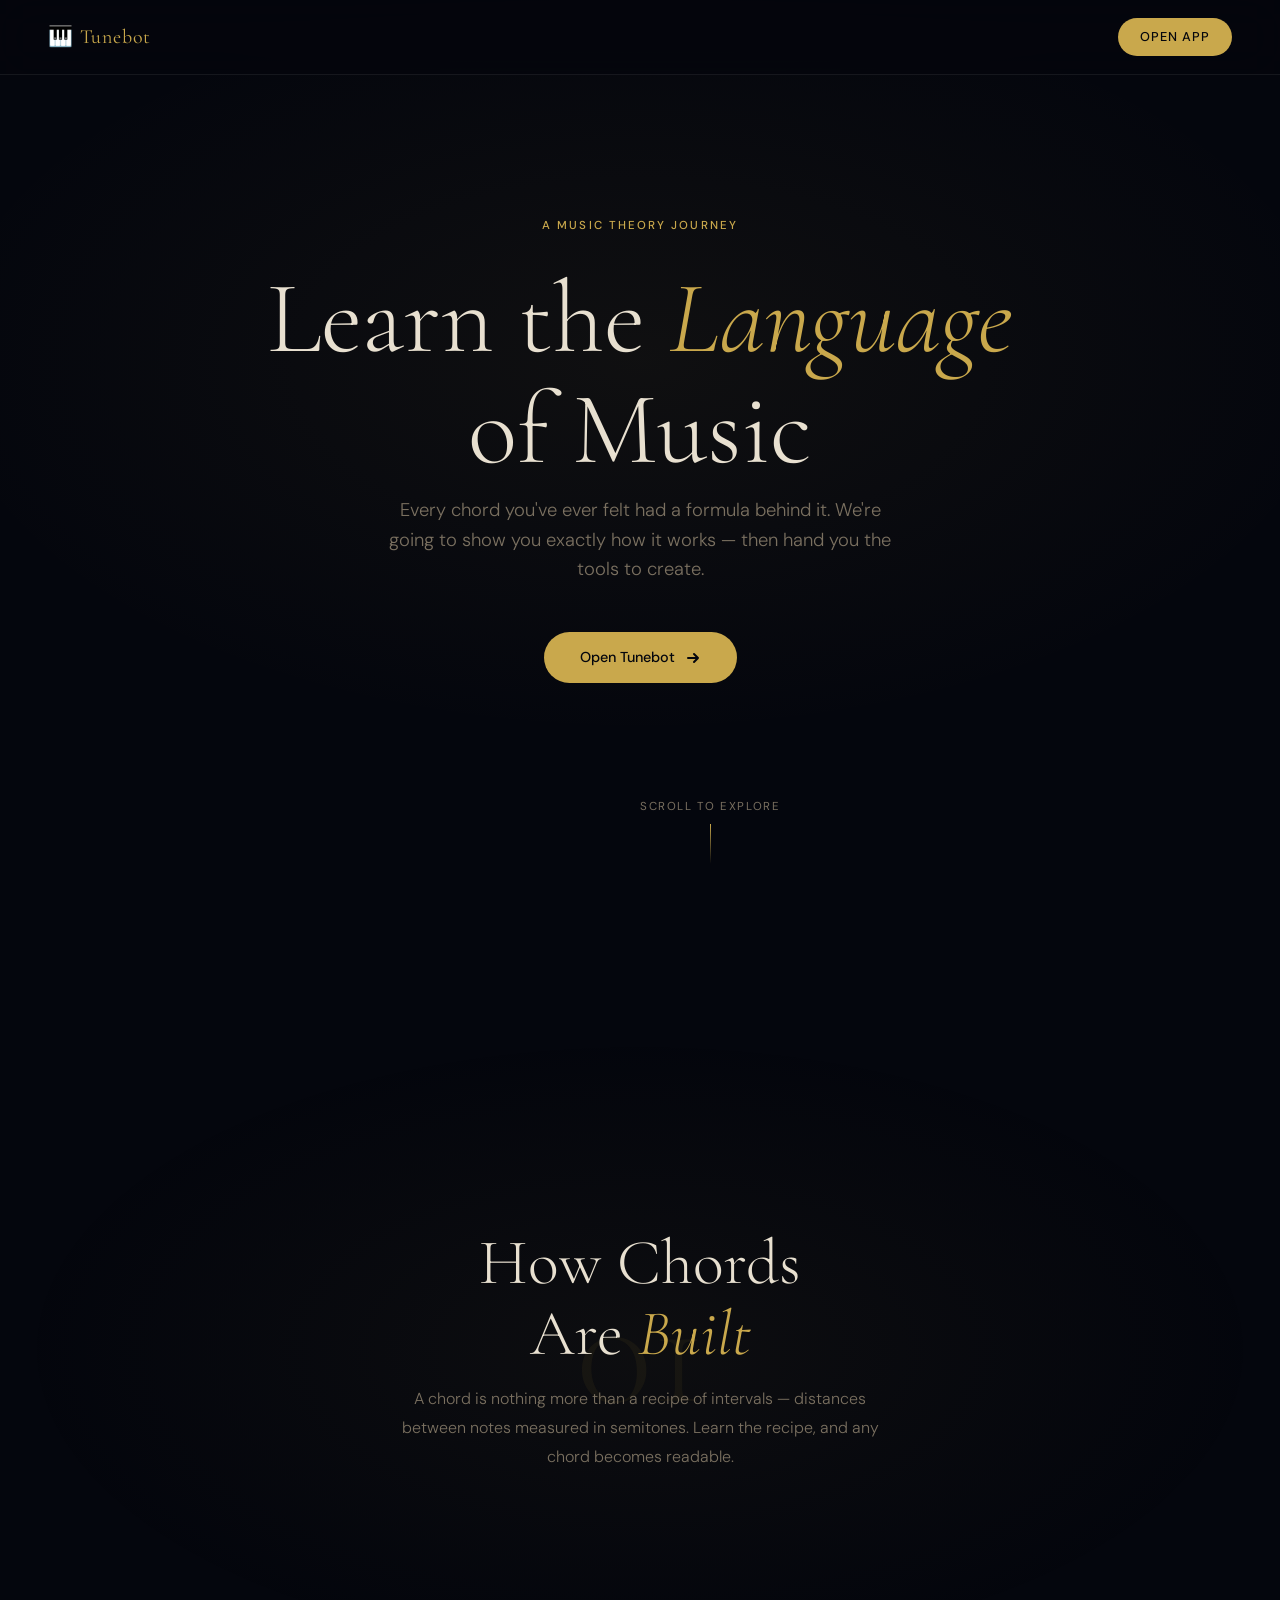
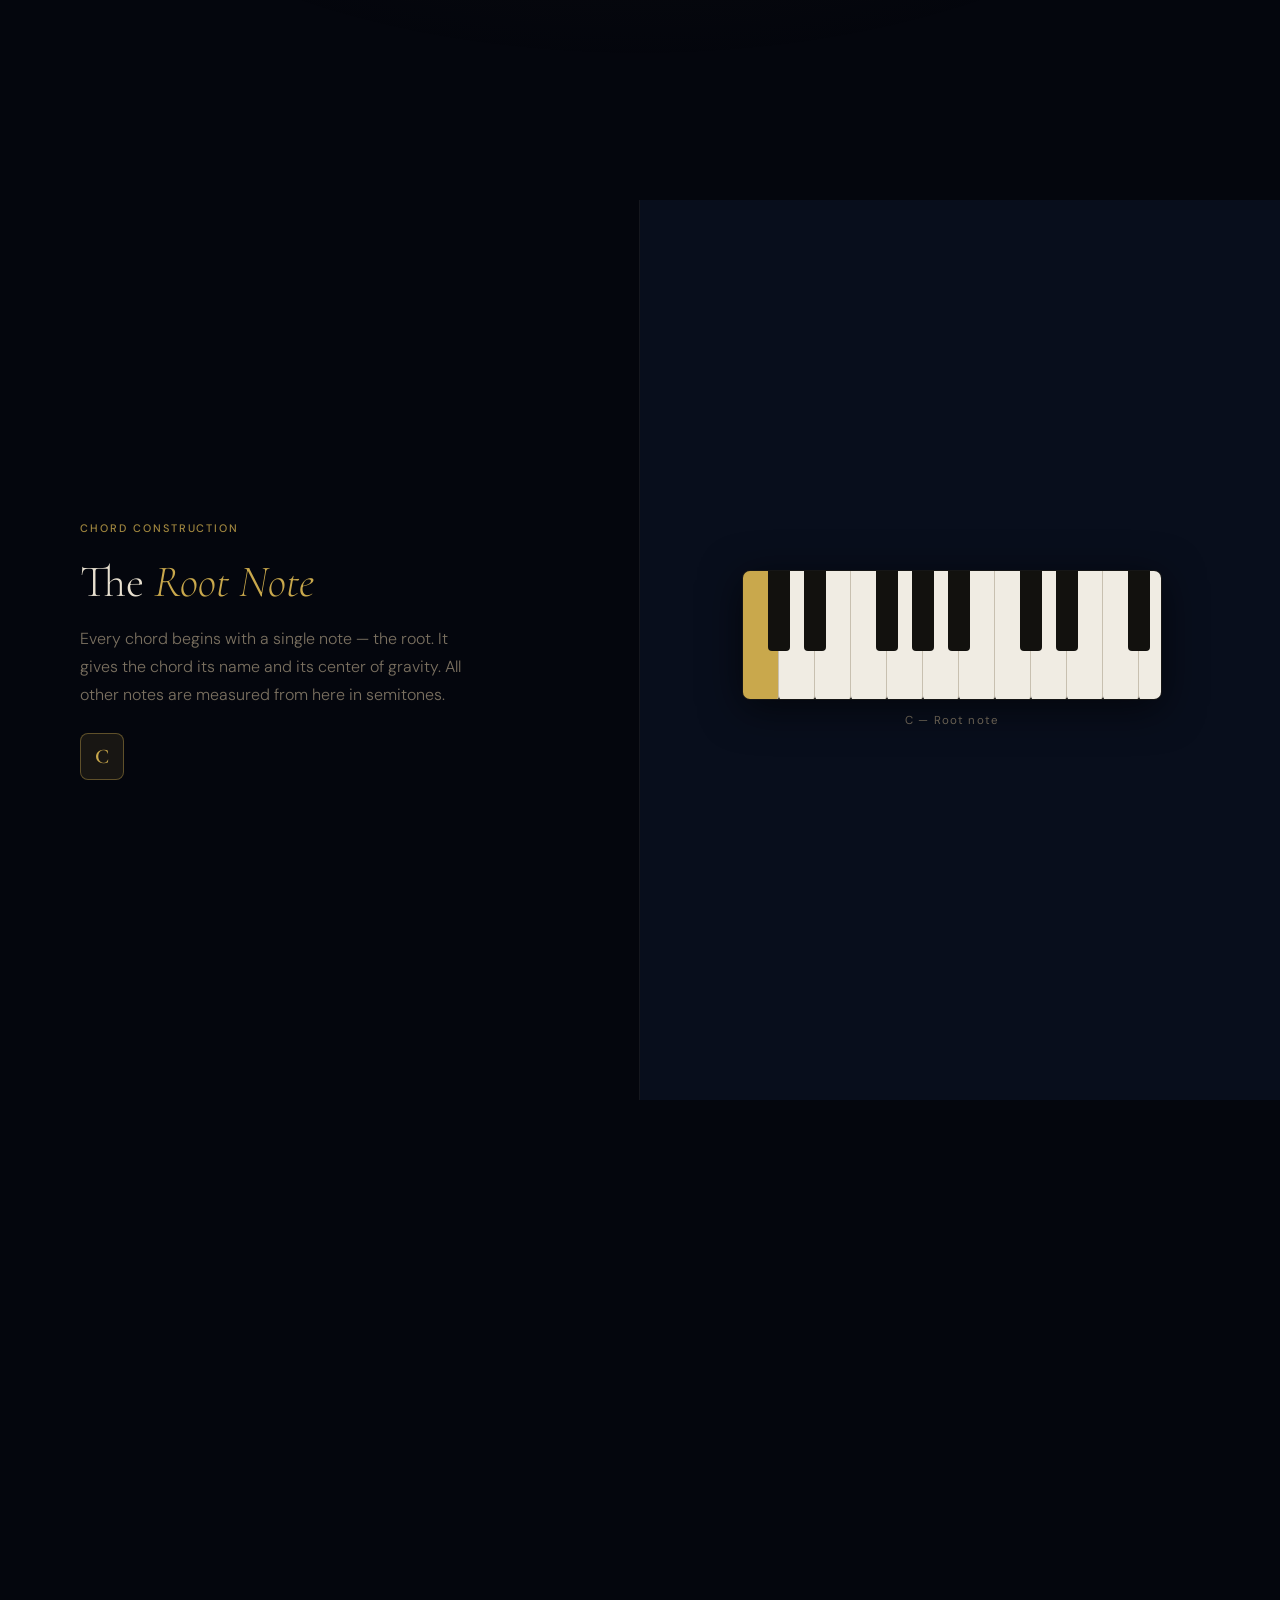
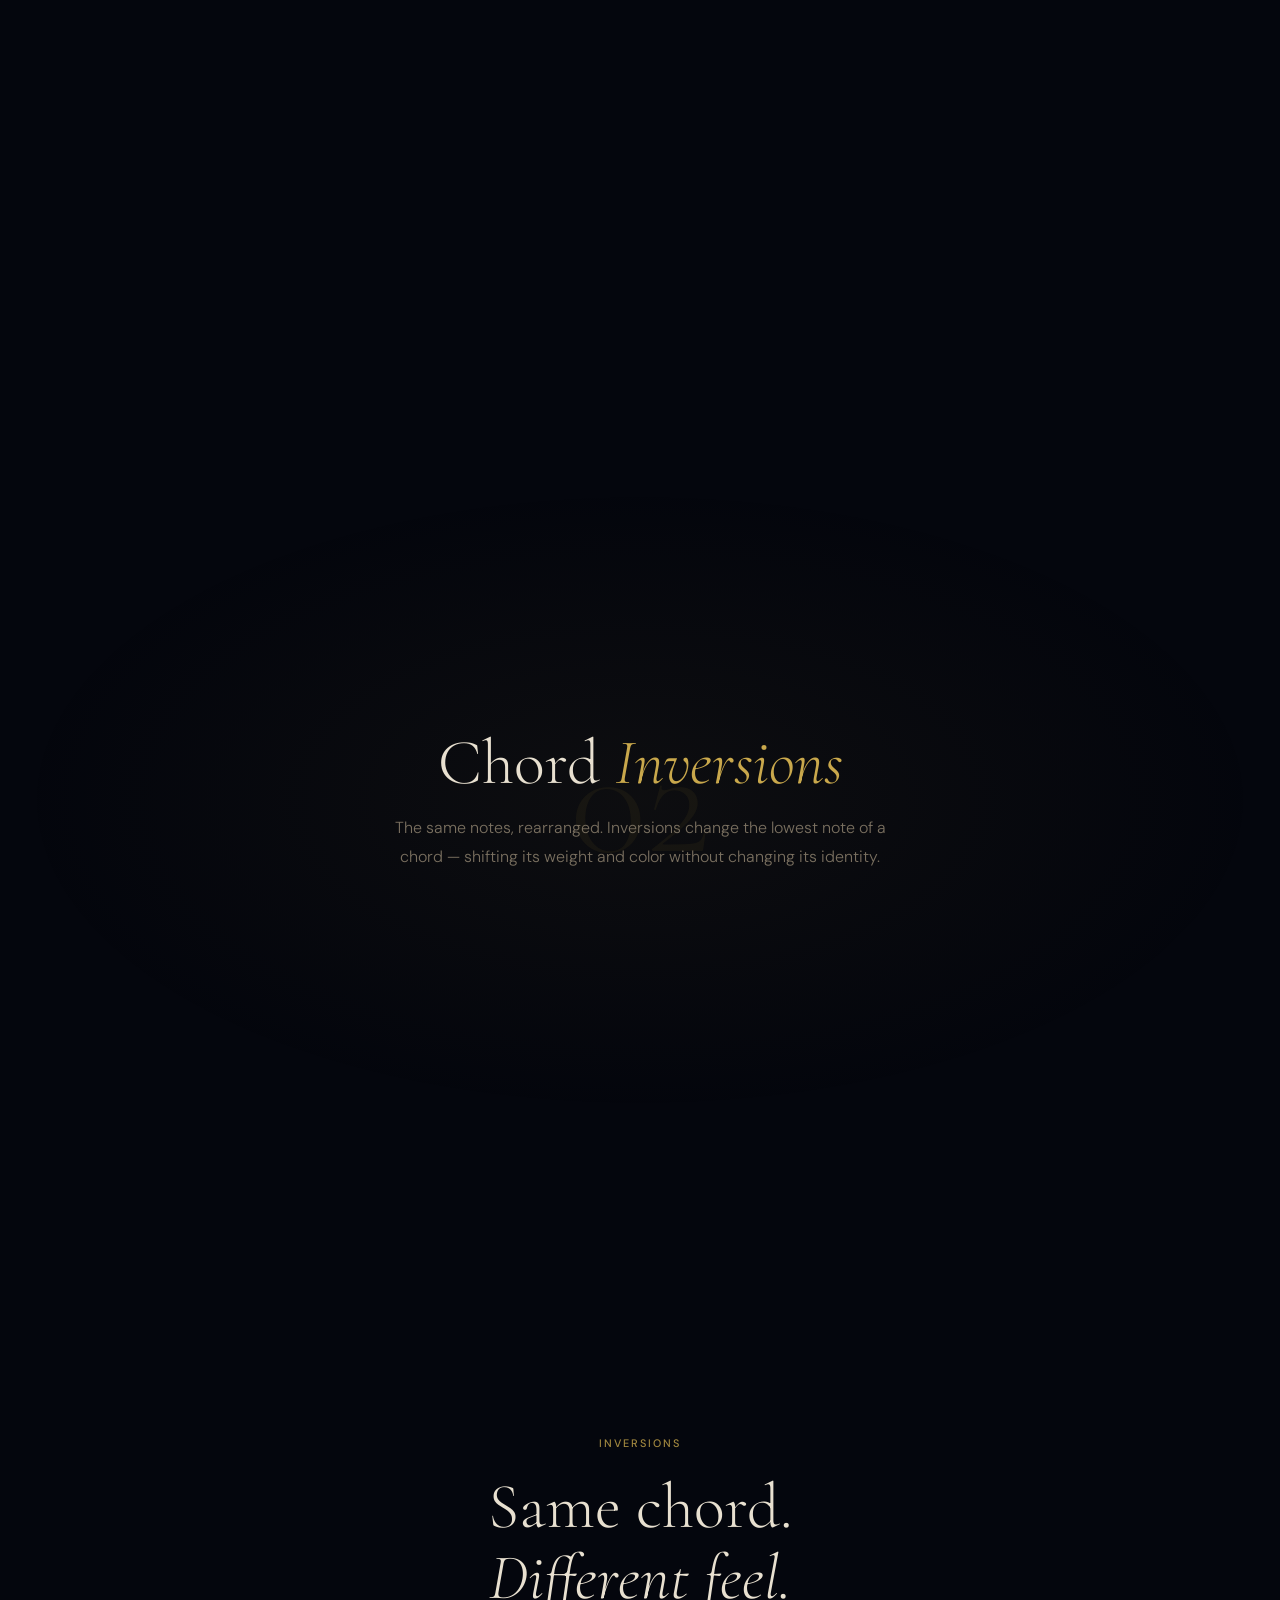
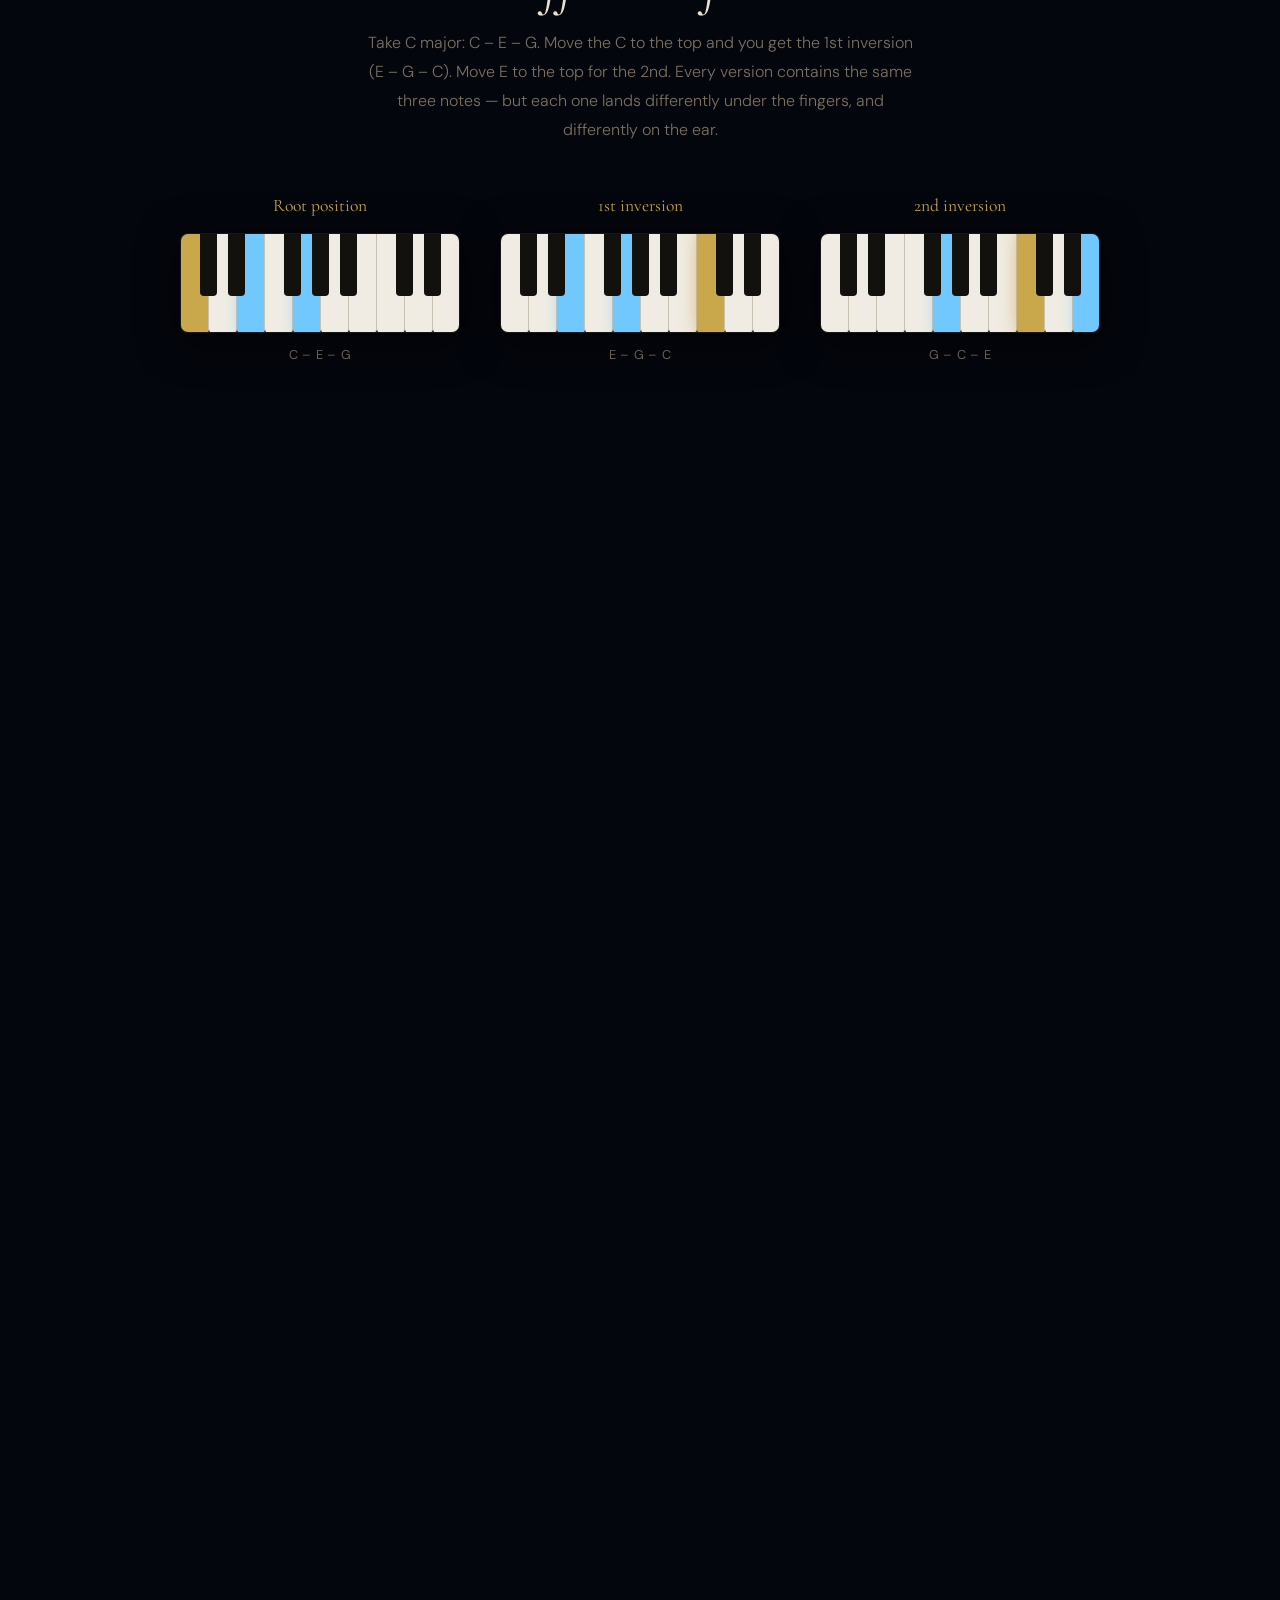
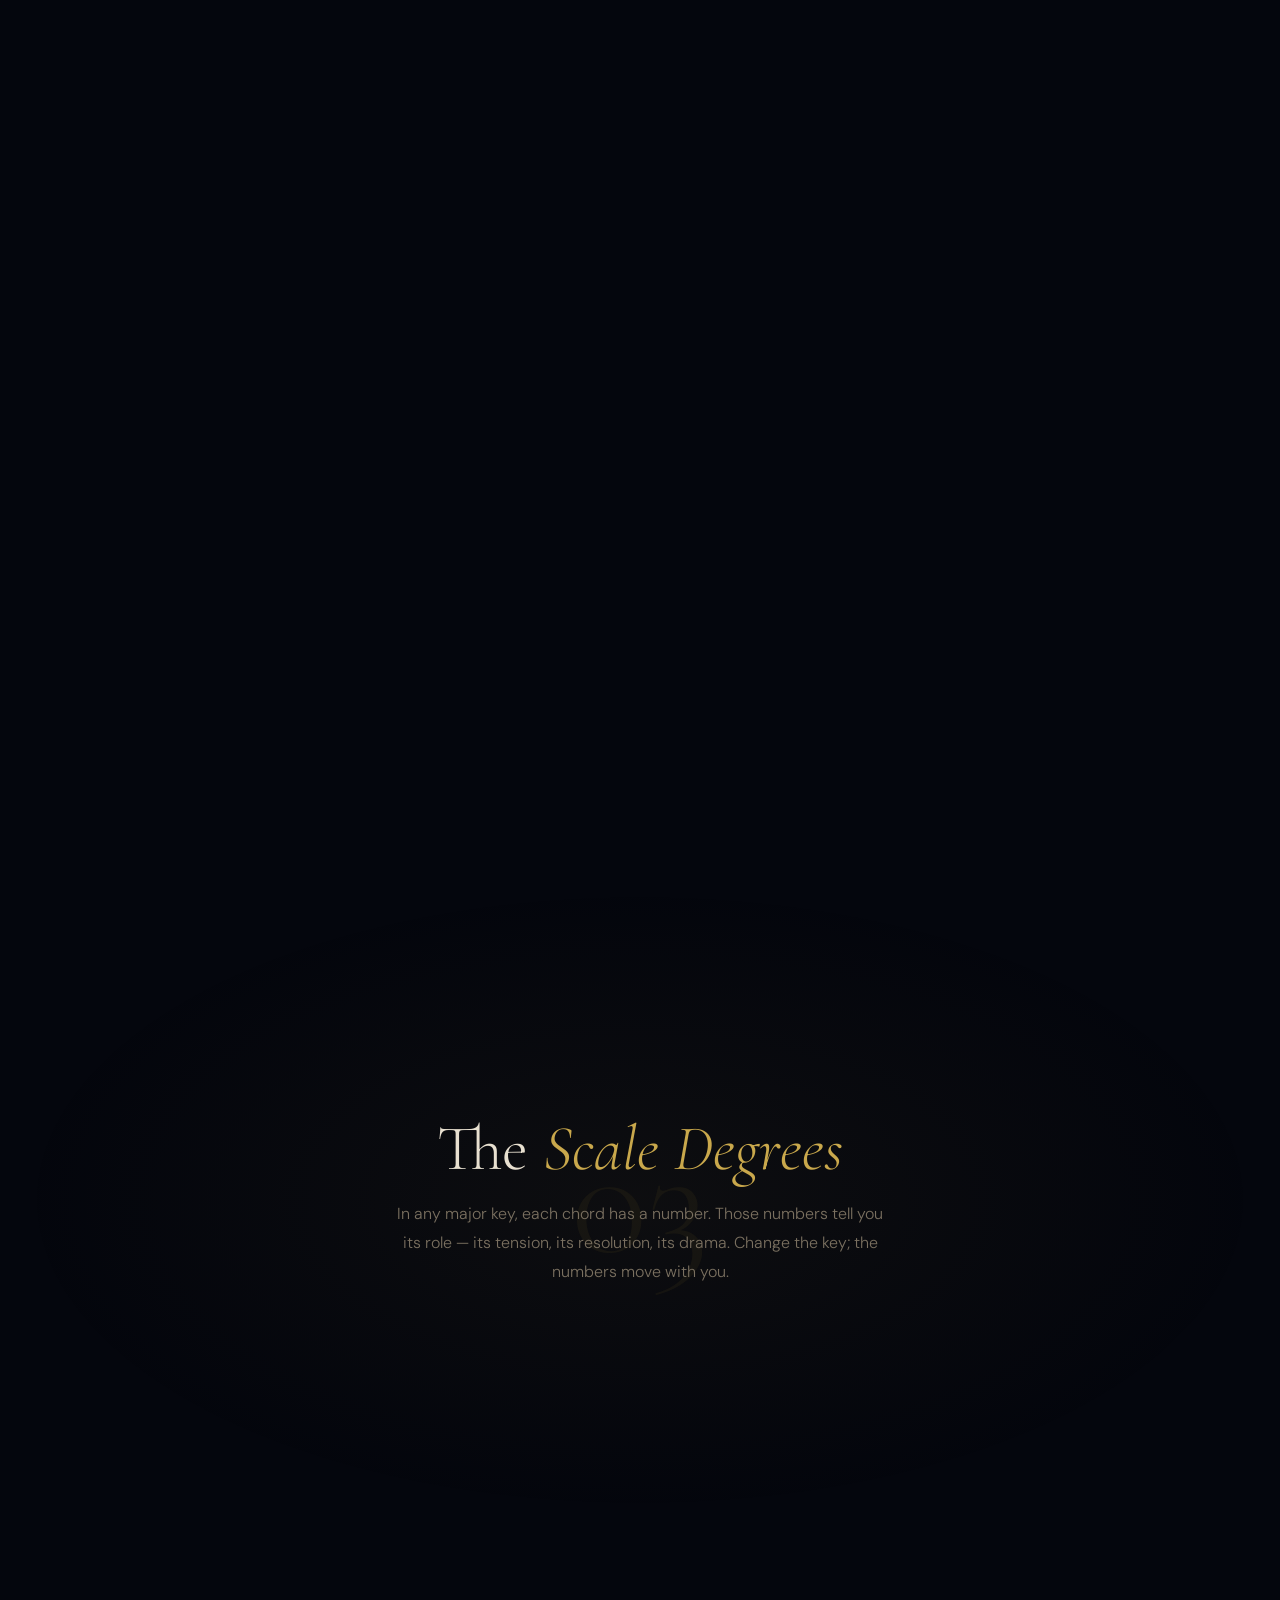
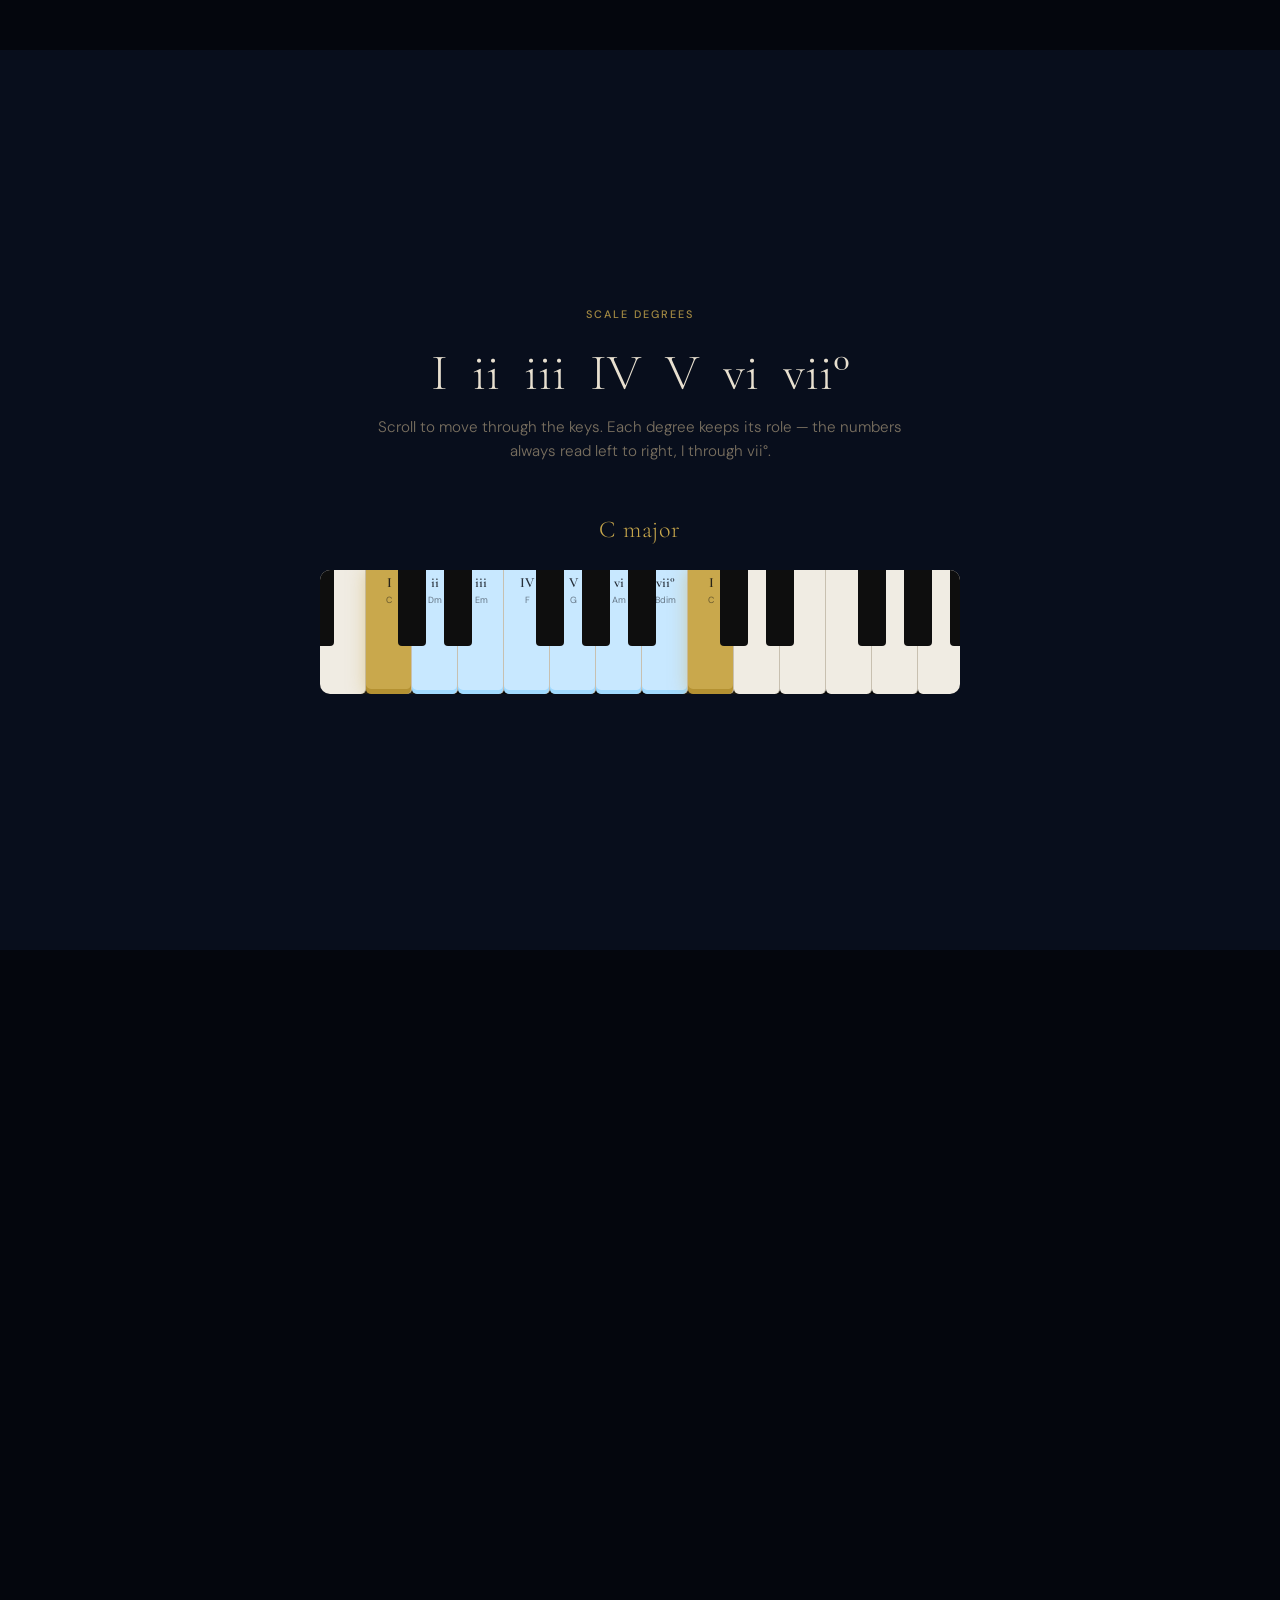
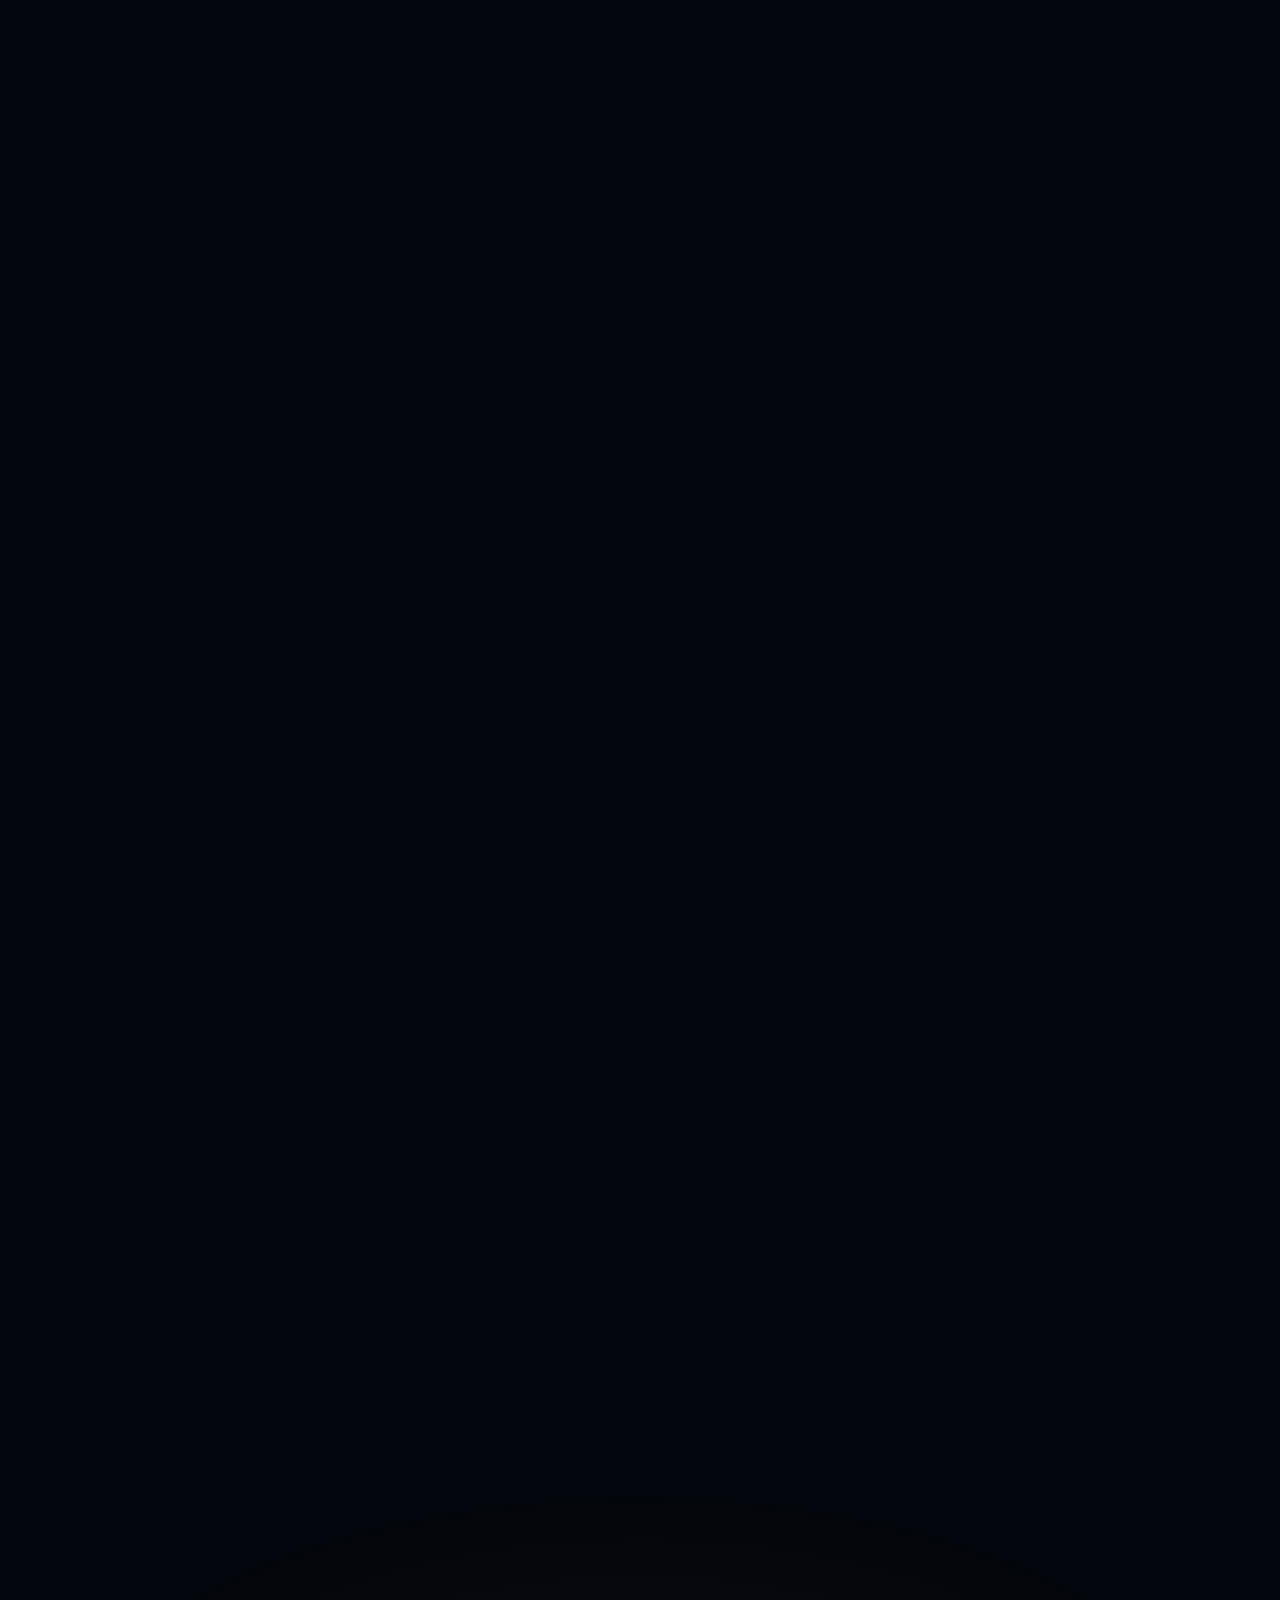
<file: learn.html>
<!DOCTYPE html>
<html lang="en">
<head>
<meta charset="utf-8"/>
<meta name="viewport" content="width=device-width,initial-scale=1"/>
<title>Tunebot — Learn the Language of Music</title>
<link rel="preconnect" href="https://fonts.googleapis.com"/>
<link rel="preconnect" href="https://fonts.gstatic.com" crossorigin/>
<link href="https://fonts.googleapis.com/css2?family=Cormorant+Garamond:ital,wght@0,300;0,400;0,600;1,300;1,400&family=DM+Sans:wght@300;400;500&display=swap" rel="stylesheet"/>
<style>
/* ── Reset & base ── */
*,*::before,*::after{box-sizing:border-box;margin:0;padding:0}
:root{
  --black:#04060d;
  --deep:#080e1c;
  --card:#0d1526;
  --border:rgba(255,255,255,0.07);
  --gold:#c9a84c;
  --gold-dim:rgba(201,168,76,0.18);
  --gold-glow:rgba(201,168,76,0.35);
  --text:#e8e0d0;
  --muted:#7a7060;
  --white-key:#f0ece3;
  --black-key:#12110e;
  --serif:'Cormorant Garamond',Georgia,serif;
  --sans:'DM Sans',system-ui,sans-serif;
}
html{scroll-behavior:smooth}
body{
  background:var(--black);
  color:var(--text);
  font-family:var(--sans);
  font-size:16px;
  line-height:1.6;
  overflow-x:hidden;
}

/* ── Nav ── */
nav{
  position:fixed;top:0;left:0;right:0;z-index:100;
  display:flex;align-items:center;justify-content:space-between;
  padding:18px 48px;
  background:rgba(4,6,13,0.75);
  backdrop-filter:blur(20px);
  border-bottom:1px solid var(--border);
}
.nav-logo{
  font-family:var(--serif);font-size:1.25rem;font-weight:400;
  color:var(--gold);letter-spacing:0.04em;
}
.nav-cta{
  font-family:var(--sans);font-size:0.8rem;font-weight:500;
  letter-spacing:0.08em;text-transform:uppercase;
  color:var(--black);background:var(--gold);
  padding:9px 22px;border-radius:40px;
  text-decoration:none;
  transition:opacity 0.2s,transform 0.2s;
}
.nav-cta:hover{opacity:0.88;transform:translateY(-1px)}

/* ── Shared section styles ── */
.scroll-section{position:relative}
.sticky-frame{
  position:sticky;top:0;
  height:100vh;
  display:flex;flex-direction:column;
  align-items:center;justify-content:center;
  overflow:hidden;
}

/* ── Hero ── */
#hero{height:100vh;display:flex;flex-direction:column;align-items:center;justify-content:center;text-align:center;padding:0 24px;position:relative}
.hero-bg{
  position:absolute;inset:0;
  background:radial-gradient(ellipse 80% 60% at 50% 40%, rgba(201,168,76,0.06) 0%, transparent 70%);
  pointer-events:none;
}
.hero-eyebrow{
  font-family:var(--sans);font-size:0.72rem;font-weight:500;
  letter-spacing:0.18em;text-transform:uppercase;
  color:var(--gold);margin-bottom:28px;
  opacity:0;animation:fadeUp 0.9s 0.2s ease both;
}
.hero-title{
  font-family:var(--serif);font-size:clamp(3rem,8vw,7rem);
  font-weight:300;line-height:1.08;
  color:var(--text);margin-bottom:12px;
  opacity:0;animation:fadeUp 0.9s 0.4s ease both;
}
.hero-title em{font-style:italic;color:var(--gold)}
.hero-sub{
  font-family:var(--sans);font-size:clamp(0.95rem,1.8vw,1.15rem);
  font-weight:300;color:var(--muted);
  max-width:520px;margin:0 auto 48px;
  opacity:0;animation:fadeUp 0.9s 0.6s ease both;
}
.hero-btn{
  display:inline-flex;align-items:center;gap:10px;
  font-family:var(--sans);font-size:0.9rem;font-weight:500;
  color:var(--black);background:var(--gold);
  padding:14px 36px;border-radius:50px;text-decoration:none;
  opacity:0;animation:fadeUp 0.9s 0.8s ease both;
  transition:transform 0.25s,box-shadow 0.25s;
  box-shadow:0 0 0 rgba(201,168,76,0);
}
.hero-btn:hover{transform:translateY(-2px);box-shadow:0 8px 32px rgba(201,168,76,0.35)}
.hero-btn svg{width:16px;height:16px;transition:transform 0.2s}
.hero-btn:hover svg{transform:translateX(3px)}
.scroll-hint{
  position:absolute;bottom:36px;left:50%;transform:translateX(-50%);
  font-size:0.72rem;letter-spacing:0.14em;text-transform:uppercase;
  color:var(--muted);
  opacity:0;animation:fadeUp 0.9s 1.2s ease both;
  display:flex;flex-direction:column;align-items:center;gap:8px;
}
.scroll-hint-bar{
  width:1px;height:40px;background:linear-gradient(to bottom,var(--gold),transparent);
  animation:scrollPulse 2s 1.5s ease-in-out infinite;
}

/* ── Section label ── */
.section-label{
  font-size:0.68rem;font-weight:500;letter-spacing:0.18em;text-transform:uppercase;
  color:var(--gold);margin-bottom:20px;opacity:0.8;
}

/* ── Chord section ── */
#chords{height:550vh}
.chord-sticky{
  position:sticky;top:0;height:100vh;
  display:grid;grid-template-columns:1fr 1fr;gap:0;
  overflow:hidden;
}
.chord-left{
  display:flex;flex-direction:column;justify-content:center;
  padding:80px 64px 80px 80px;
  border-right:1px solid var(--border);
}
.chord-right{
  display:flex;flex-direction:column;justify-content:center;align-items:center;
  padding:80px 80px 80px 64px;
  background:var(--deep);
}
.chord-step-title{
  font-family:var(--serif);font-size:clamp(2rem,3.5vw,3.2rem);
  font-weight:300;line-height:1.15;color:var(--text);
  margin-bottom:16px;transition:opacity 0.4s,transform 0.4s;
}
.chord-step-title em{font-style:italic;color:var(--gold)}
.chord-step-desc{
  font-size:1rem;font-weight:300;color:var(--muted);
  max-width:400px;line-height:1.75;
  transition:opacity 0.4s,transform 0.4s;
}
.chord-step-formula{
  margin-top:24px;display:flex;align-items:center;gap:8px;flex-wrap:wrap;
  transition:opacity 0.4s;
}
.formula-note{
  font-family:var(--serif);font-size:1.3rem;font-weight:600;
  color:var(--text);background:rgba(255,255,255,0.06);
  border:1px solid var(--border);border-radius:8px;
  padding:6px 14px;
}
.formula-note.root{color:var(--gold);border-color:rgba(201,168,76,0.4);background:rgba(201,168,76,0.1)}
.formula-note.active{color:#70c8ff;border-color:rgba(112,200,255,0.4);background:rgba(112,200,255,0.1)}
.formula-interval{font-size:0.8rem;color:var(--muted);padding:0 2px}

/* Mini piano for chord section */
.chord-piano-wrap{width:100%;max-width:420px}
.chord-piano{
  position:relative;
  display:flex;
  height:130px;
  background:#0a0a0a;
  border-radius:8px;
  overflow:hidden;
  box-shadow:0 8px 40px rgba(0,0,0,0.6);
  border:1px solid rgba(255,255,255,0.05);
}
.cpw{
  position:relative;
  width:36px;height:130px;
  background:var(--white-key);
  border-right:1px solid #c8c0b0;
  border-radius:0 0 5px 5px;
  flex-shrink:0;
  transition:background 0.25s,box-shadow 0.25s;
}
.cpw.lit-root{background:var(--gold);box-shadow:0 0 16px rgba(201,168,76,0.7)}
.cpw.lit{background:#70c8ff;box-shadow:0 0 12px rgba(112,200,255,0.5)}
.cpb{
  position:absolute;
  width:22px;height:80px;
  background:var(--black-key);
  border-radius:0 0 4px 4px;
  z-index:2;top:0;
  transition:background 0.25s,box-shadow 0.25s;
}
.cpb.lit-root{background:var(--gold);box-shadow:0 0 14px rgba(201,168,76,0.8)}
.cpb.lit{background:#2e90ff;box-shadow:0 0 12px rgba(46,144,255,0.6)}
.chord-piano-label{
  font-size:0.72rem;color:var(--muted);
  letter-spacing:0.1em;margin-top:12px;text-align:center;
}

/* ── Inversions section ── */
#inversions{height:300vh}
.inv-sticky{
  position:sticky;top:0;height:100vh;
  display:flex;flex-direction:column;
  align-items:center;justify-content:center;
  text-align:center;padding:0 24px;
  background:var(--black);
}
.inv-title{
  font-family:var(--serif);font-size:clamp(2.2rem,5vw,4.5rem);
  font-weight:300;line-height:1.1;
  margin-bottom:16px;
}
.inv-sub{
  font-size:1rem;font-weight:300;color:var(--muted);
  max-width:560px;margin:0 auto 48px;line-height:1.8;
}
.inv-pianos{display:flex;gap:40px;align-items:flex-start;flex-wrap:wrap;justify-content:center}
.inv-piano-card{
  display:flex;flex-direction:column;align-items:center;gap:12px;
  opacity:0;transform:translateY(20px);
  transition:opacity 0.5s,transform 0.5s;
}
.inv-piano-card.visible{opacity:1;transform:translateY(0)}
.inv-piano-card:nth-child(2){transition-delay:0.12s}
.inv-piano-card:nth-child(3){transition-delay:0.24s}
.inv-name{
  font-family:var(--serif);font-size:1.1rem;font-weight:400;
  color:var(--gold);
}
.inv-notes{font-size:0.8rem;color:var(--muted);letter-spacing:0.06em}

/* ── Roman numerals section ── */
#roman{height:500vh}
.roman-sticky{
  position:sticky;top:0;height:100vh;
  display:flex;flex-direction:column;
  align-items:center;justify-content:center;
  padding:0 24px;
  background:var(--deep);
  overflow:hidden;
}
.roman-header{text-align:center;margin-bottom:48px}
.roman-title{
  font-family:var(--serif);font-size:clamp(2rem,4vw,3.8rem);
  font-weight:300;line-height:1.15;margin-bottom:12px;
}
.roman-sub{font-size:0.95rem;font-weight:300;color:var(--muted);max-width:560px;margin:0 auto}
.roman-key-select{
  display:flex;align-items:center;gap:12px;
  margin-bottom:36px;justify-content:center;
}
.roman-key-select label{font-size:0.8rem;letter-spacing:0.1em;text-transform:uppercase;color:var(--muted)}
.roman-key-select select{
  background:#0d1526;color:var(--text);
  border:1px solid rgba(201,168,76,0.3);
  border-radius:8px;padding:8px 16px;
  font-family:var(--sans);font-size:0.9rem;
  cursor:pointer;outline:none;
}
.roman-key-select select:focus{border-color:var(--gold)}

/* Roman numeral piano */
.roman-piano-wrap{position:relative;width:100%;max-width:760px}
.roman-numerals-row{
  display:flex;margin-bottom:10px;
  padding-left:0;
}
.rn-cell{
  display:flex;flex-direction:column;align-items:center;
  gap:4px;
  transition:opacity 0.3s;
}
.rn-numeral{
  font-family:var(--serif);font-size:1rem;font-weight:600;
  color:var(--gold);
  min-height:24px;display:flex;align-items:center;
}
.rn-chord{
  font-size:0.68rem;color:var(--muted);letter-spacing:0.04em;
  min-height:16px;
}
.roman-piano{
  position:relative;display:flex;
  height:110px;
  background:#080808;
  border-radius:8px;overflow:hidden;
  border:1px solid rgba(255,255,255,0.06);
  box-shadow:0 12px 50px rgba(0,0,0,0.7);
}
.rpw{
  position:relative;
  flex:1;height:110px;
  background:var(--white-key);
  border-right:1px solid #c0bab0;
  border-radius:0 0 5px 5px;
  transition:background 0.3s,box-shadow 0.3s;
}
.rpw.scale-note{
  background:#c8e8ff;
  box-shadow:inset 0 -4px 0 rgba(112,200,255,0.6);
}
.rpw.tonic{
  background:var(--gold);
  box-shadow:0 0 16px rgba(201,168,76,0.6), inset 0 -4px 0 rgba(180,130,20,0.5);
}
.rpb{
  position:absolute;
  width:62%;height:68px;
  background:#111;
  border-radius:0 0 4px 4px;
  z-index:2;top:0;
  transition:background 0.3s;
}
.rpb.scale-note{background:#1a3550}
.roman-degree-label{
  font-size:0.68rem;color:var(--muted);
  text-align:center;margin-top:8px;
  height:20px;transition:opacity 0.3s;
}

/* Active degree highlight */
.rn-cell.active .rn-numeral{color:#fff;text-shadow:0 0 12px var(--gold)}
.rn-cell.active .rn-chord{color:var(--text)}

/* ── Circle of Fifths ── */
#circle{height:400vh}
.circle-sticky{
  position:sticky;top:0;height:100vh;
  display:grid;grid-template-columns:1fr 1fr;
  overflow:hidden;
}
.circle-left{
  display:flex;flex-direction:column;justify-content:center;
  padding:80px 64px 80px 80px;
  border-right:1px solid var(--border);
}
.circle-right{
  display:flex;align-items:center;justify-content:center;
  background:var(--deep);
  padding:48px;
}
.circle-title{
  font-family:var(--serif);font-size:clamp(2rem,3.5vw,3.2rem);
  font-weight:300;line-height:1.15;margin-bottom:16px;
}
.circle-title em{font-style:italic;color:var(--gold)}
.circle-desc{
  font-size:0.95rem;font-weight:300;color:var(--muted);
  max-width:380px;line-height:1.8;margin-bottom:28px;
}
.circle-fact{
  font-size:0.85rem;color:var(--muted);
  border-left:2px solid var(--gold);
  padding-left:16px;line-height:1.7;
  opacity:0;transform:translateX(-10px);
  transition:opacity 0.5s,transform 0.5s;
}
.circle-fact.visible{opacity:1;transform:translateX(0)}

/* SVG circle */
#cof-svg{width:min(400px,80vw);height:min(400px,80vw);transition:transform 0.1s linear}

/* ── CTA finale ── */
#cta-section{
  height:100vh;display:flex;flex-direction:column;
  align-items:center;justify-content:center;
  text-align:center;padding:0 24px;
  background:radial-gradient(ellipse 60% 50% at 50% 50%, rgba(201,168,76,0.08), transparent 70%);
  position:relative;
}
.cta-title{
  font-family:var(--serif);font-size:clamp(2.5rem,6vw,5.5rem);
  font-weight:300;line-height:1.1;margin-bottom:20px;
}
.cta-title em{font-style:italic;color:var(--gold)}
.cta-sub{
  font-size:1rem;font-weight:300;color:var(--muted);
  max-width:480px;margin:0 auto 48px;line-height:1.8;
}
.cta-big-btn{
  font-family:var(--sans);font-size:1rem;font-weight:500;
  color:var(--black);background:var(--gold);
  padding:18px 52px;border-radius:50px;
  text-decoration:none;letter-spacing:0.03em;
  display:inline-flex;align-items:center;gap:12px;
  transition:transform 0.25s,box-shadow 0.25s;
  box-shadow:0 0 0 rgba(201,168,76,0);
}
.cta-big-btn:hover{transform:translateY(-3px);box-shadow:0 12px 40px rgba(201,168,76,0.4)}

/* ── Section transition titles (full-bleed) ── */
.chapter-break{
  height:100vh;display:flex;flex-direction:column;
  align-items:center;justify-content:center;
  text-align:center;padding:0 24px;
  position:relative;overflow:hidden;
}
.chapter-break-bg{
  position:absolute;inset:0;
  background:radial-gradient(ellipse 70% 50% at 50% 50%, rgba(201,168,76,0.05), transparent 70%);
}
.chapter-num{
  font-family:var(--serif);font-size:10rem;font-weight:300;
  color:rgba(201,168,76,0.06);
  position:absolute;top:50%;left:50%;
  transform:translate(-50%,-50%);
  pointer-events:none;line-height:1;
  white-space:nowrap;
}
.chapter-title{
  font-family:var(--serif);font-size:clamp(2rem,5vw,4.5rem);
  font-weight:300;line-height:1.1;
  position:relative;z-index:1;
}
.chapter-title em{font-style:italic;color:var(--gold)}
.chapter-sub{
  font-size:1rem;font-weight:300;color:var(--muted);
  max-width:500px;margin:16px auto 0;
  position:relative;z-index:1;line-height:1.8;
}

/* ── Animations ── */
@keyframes fadeUp{
  from{opacity:0;transform:translateY(24px)}
  to{opacity:1;transform:translateY(0)}
}
@keyframes scrollPulse{
  0%,100%{opacity:0.3;transform:scaleY(0.6)}
  50%{opacity:1;transform:scaleY(1)}
}

/* ── Scroll-reveal ── */
.reveal{opacity:0;transform:translateY(28px);transition:opacity 0.7s,transform 0.7s}
.reveal.visible{opacity:1;transform:translateY(0)}
.reveal-delay-1{transition-delay:0.1s}
.reveal-delay-2{transition-delay:0.2s}
.reveal-delay-3{transition-delay:0.32s}

/* ── Progress bar ── */
#progress-bar{
  position:fixed;top:0;left:0;height:2px;
  background:var(--gold);z-index:200;
  width:0%;transition:width 0.1s linear;
}
</style>
</head>
<body>

<div id="progress-bar"></div>

<!-- NAV -->
<nav>
  <span class="nav-logo">🎹 Tunebot</span>
  <a href="index.html" class="nav-cta">Open App</a>
</nav>

<!-- HERO -->
<section id="hero">
  <div class="hero-bg"></div>
  <p class="hero-eyebrow">A music theory journey</p>
  <h1 class="hero-title">Learn the <em>Language</em><br>of Music</h1>
  <p class="hero-sub">Every chord you've ever felt had a formula behind it. We're going to show you exactly how it works — then hand you the tools to create.</p>
  <a href="index.html" class="hero-btn">
    Open Tunebot
    <svg viewBox="0 0 16 16" fill="none" stroke="currentColor" stroke-width="2" stroke-linecap="round" stroke-linejoin="round">
      <path d="M3 8h10M9 4l4 4-4 4"/>
    </svg>
  </a>
  <div class="scroll-hint">
    <span>Scroll to explore</span>
    <div class="scroll-hint-bar"></div>
  </div>
</section>

<!-- CHAPTER BREAK 1 -->
<div class="chapter-break">
  <div class="chapter-break-bg"></div>
  <div class="chapter-num">01</div>
  <h2 class="chapter-title reveal">How Chords<br>Are <em>Built</em></h2>
  <p class="chapter-sub reveal reveal-delay-1">A chord is nothing more than a recipe of intervals — distances between notes measured in semitones. Learn the recipe, and any chord becomes readable.</p>
</div>

<!-- CHORD CONSTRUCTION — scroll-pinned -->
<section id="chords" class="scroll-section">
  <div class="chord-sticky" id="chord-sticky">
    <div class="chord-left">
      <p class="section-label">Chord Construction</p>
      <h2 class="chord-step-title" id="chord-title">The <em>Root Note</em></h2>
      <p class="chord-step-desc" id="chord-desc">Every chord begins with a single note — the root. It gives the chord its name and its center of gravity. All other notes are measured from here.</p>
      <div class="chord-step-formula" id="chord-formula">
        <span class="formula-note root">C</span>
      </div>
    </div>
    <div class="chord-right">
      <div class="chord-piano-wrap">
        <div class="chord-piano" id="chord-piano"></div>
        <p class="chord-piano-label" id="chord-piano-label">C — Root position</p>
      </div>
    </div>
  </div>
</section>

<!-- CHAPTER BREAK 2 -->
<div class="chapter-break">
  <div class="chapter-break-bg"></div>
  <div class="chapter-num">02</div>
  <h2 class="chapter-title reveal">Chord <em>Inversions</em></h2>
  <p class="chapter-sub reveal reveal-delay-1">The same notes, rearranged. Inversions change the lowest note of a chord — shifting its weight and color without changing its identity.</p>
</div>

<!-- INVERSIONS -->
<section id="inversions" class="scroll-section">
  <div class="inv-sticky" id="inv-sticky">
    <p class="section-label">Inversions</p>
    <h2 class="inv-title">Same chord.<br><em>Different feel.</em></h2>
    <p class="inv-sub">Take C major: C – E – G. Move the C to the top and you get the 1st inversion (E – G – C). Move E to the top for the 2nd. Every version contains the same three notes — but each one lands differently under the fingers, and differently on the ear.</p>
    <div class="inv-pianos" id="inv-pianos"></div>
  </div>
</section>

<!-- CHAPTER BREAK 3 -->
<div class="chapter-break">
  <div class="chapter-break-bg"></div>
  <div class="chapter-num">03</div>
  <h2 class="chapter-title reveal">The <em>Scale Degrees</em></h2>
  <p class="chapter-sub reveal reveal-delay-1">In any major key, each chord has a number. Those numbers tell you its role — its tension, its resolution, its drama. Change the key; the numbers move with you.</p>
</div>

<!-- ROMAN NUMERALS -->
<section id="roman" class="scroll-section">
  <div class="roman-sticky" id="roman-sticky">
    <div class="roman-header">
      <p class="section-label">Scale Degrees</p>
      <h2 class="roman-title">I &nbsp;ii &nbsp;iii &nbsp;IV &nbsp;V &nbsp;vi &nbsp;vii°</h2>
      <p class="roman-sub">Scroll to move through the keys. Each degree keeps its role — the numbers always read left to right, I through vii°.</p>
    </div>
    <div id="roman-key-name" style="font-family:var(--serif);font-size:1.5rem;font-weight:300;color:var(--gold);letter-spacing:0.04em;margin-bottom:20px;transition:opacity 0.3s;min-height:2rem;text-align:center;">C major</div>
    <div class="roman-piano-wrap" id="roman-piano-wrap"></div>
  </div>
</section>

<!-- CHAPTER BREAK 4 -->
<div class="chapter-break">
  <div class="chapter-break-bg"></div>
  <div class="chapter-num">04</div>
  <h2 class="chapter-title reveal">The Circle<br>of <em>Fifths</em></h2>
  <p class="chapter-sub reveal reveal-delay-1">Twelve keys arranged so that each neighbor is a perfect fifth apart. It's the map every composer keeps in their head.</p>
</div>

<!-- CIRCLE OF FIFTHS -->
<section id="circle" class="scroll-section">
  <div class="circle-sticky" id="circle-sticky">
    <div class="circle-left">
      <p class="section-label">Circle of Fifths</p>
      <h2 class="circle-title">Every key,<br><em>connected</em></h2>
      <p class="circle-desc">Move clockwise and you add one sharp. Move counter-clockwise and you add one flat. Adjacent keys share six of their seven notes — which is why chord progressions that travel along the circle feel so natural to the ear.</p>
      <div class="circle-fact" id="circle-fact-1">
        <strong style="color:var(--text)">Pro tip:</strong> The V chord of any key is always the next key clockwise. That's why V→I is the most powerful resolution in music — you're traveling one step back home.
      </div>
    </div>
    <div class="circle-right">
      <svg id="cof-svg" viewBox="-200 -200 400 400" xmlns="http://www.w3.org/2000/svg"></svg>
    </div>
  </div>
</section>

<!-- CTA FINALE -->
<section id="cta-section">
  <h2 class="cta-title reveal">You know the<br><em>language.</em><br>Now compose.</h2>
  <p class="cta-sub reveal reveal-delay-1">Tunebot puts every chord, every progression, every inversion under your fingertips — with real piano visualisation and the theory to back it up.</p>
  <a href="index.html" class="cta-big-btn reveal reveal-delay-2">
    Open Tunebot
    <svg width="18" height="18" viewBox="0 0 16 16" fill="none" stroke="currentColor" stroke-width="2" stroke-linecap="round" stroke-linejoin="round">
      <path d="M3 8h10M9 4l4 4-4 4"/>
    </svg>
  </a>
</section>

<script>
// ─────────────────────────────────────────────────
// DATA
// ─────────────────────────────────────────────────
const SEMITONES = ["C","C#","D","D#","E","F","F#","G","G#","A","A#","B"];
const FLAT_MAP  = {Db:"C#",Eb:"D#",Fb:"E",Gb:"F#",Ab:"G#",Bb:"A#",Cb:"B"};

const MAJOR_SCALE_INTERVALS = [0,2,4,5,7,9,11]; // W W H W W W H
const ROMAN_LABELS  = ["I","ii","iii","IV","V","vi","vii°"];
const CHORD_QUALITY = ["maj","min","min","maj","maj","min","dim"];

const MAJOR_KEYS = {
  C:["C","Dm","Em","F","G","Am","Bdim"],
  G:["G","Am","Bm","C","D","Em","F#dim"],
  D:["D","Em","F#m","G","A","Bm","C#dim"],
  A:["A","Bm","C#m","D","E","F#m","G#dim"],
  E:["E","F#m","G#m","A","B","C#m","D#dim"],
  F:["F","Gm","Am","A#","C","Dm","Edim"],
  "A#":["A#","Cm","Dm","D#","F","Gm","Adim"],
  "F#":["F#","G#m","A#m","B","C#","D#m","E#dim"],
  "D#":["D#","Fm","Gm","G#","A#","Cm","Ddim"],
};

// ─────────────────────────────────────────────────
// PROGRESS BAR
// ─────────────────────────────────────────────────
window.addEventListener("scroll",()=>{
  const max = document.documentElement.scrollHeight - window.innerHeight;
  document.getElementById("progress-bar").style.width=(window.scrollY/max*100)+"%";
});

// ─────────────────────────────────────────────────
// SCROLL REVEAL (Intersection Observer)
// ─────────────────────────────────────────────────
const revealObs = new IntersectionObserver(entries=>{
  entries.forEach(e=>{ if(e.isIntersecting) e.target.classList.add("visible"); });
},{threshold:0.15});
document.querySelectorAll(".reveal,.inv-piano-card,.circle-fact").forEach(el=>revealObs.observe(el));

// ─────────────────────────────────────────────────
// CHORD CONSTRUCTION PIANO
// ─────────────────────────────────────────────────
const CHORD_STEPS = [
  {
    title:"The <em>Root Note</em>",
    desc:"Every chord begins with a single note — the root. It gives the chord its name and its center of gravity. All other notes are measured from here in semitones.",
    formula:[{n:"C",type:"root"}],
    label:"C — Root note",
    lit:{white:[0],black:[]}
  },
  {
    title:"<em>Major</em> Third",
    desc:"Add 4 semitones above the root. This interval is called a major third — it gives major chords their bright, open feeling.",
    formula:[{n:"C",type:"root"},{n:"+4",type:"interval"},{n:"E",type:"active"}],
    label:"C major third — +4 semitones",
    lit:{white:[0,2],black:[]}
  },
  {
    title:"<em>Perfect</em> Fifth — Major Chord",
    desc:"Add 3 more semitones above the major third. You've just built a major chord: C – E – G. Formula: Root + 4 + 3.",
    formula:[{n:"C",type:"root"},{n:"+4",type:"interval"},{n:"E",type:"active"},{n:"+3",type:"interval"},{n:"G",type:"active"}],
    label:"C Major — Root + 4 + 3 semitones",
    lit:{white:[0,2,4],black:[]}
  },
  {
    title:"<em>Minor</em> Chord",
    desc:"Flatten the third by one semitone: 3 + 4 instead of 4 + 3. Same shape, one note lower — and the entire mood shifts from bright to bittersweet.",
    formula:[{n:"C",type:"root"},{n:"+3",type:"interval"},{n:"Eb",type:"active"},{n:"+4",type:"interval"},{n:"G",type:"active"}],
    label:"C Minor — Root + 3 + 4 semitones",
    lit:{white:[0,4],black:[1]}
  },
  {
    title:"<em>Diminished</em> Chord",
    desc:"3 + 3. Both the third and the fifth are flattened. This chord has an unstable, tense quality — it craves resolution. Used for the vii° in any major key.",
    formula:[{n:"C",type:"root"},{n:"+3",type:"interval"},{n:"Eb",type:"active"},{n:"+3",type:"interval"},{n:"Gb",type:"active"}],
    label:"C Diminished — Root + 3 + 3 semitones",
    lit:{white:[0],black:[1,2]}
  },
  {
    title:"<em>Augmented</em> Chord",
    desc:"4 + 4. Both intervals are major thirds. This creates a symmetrical, mysterious chord often used to add surprise or signal movement.",
    formula:[{n:"C",type:"root"},{n:"+4",type:"interval"},{n:"E",type:"active"},{n:"+4",type:"interval"},{n:"G#",type:"active"}],
    label:"C Augmented — Root + 4 + 4 semitones",
    lit:{white:[0,2],black:[3]}
  },
  {
    title:"Dominant <em>Seventh</em>",
    desc:"4 + 3 + 3. The major chord with a flattened seventh added on top. The dominant seventh is the most harmonically tense chord in Western music — and the most satisfying to resolve.",
    formula:[{n:"C",type:"root"},{n:"+4",type:"interval"},{n:"E",type:"active"},{n:"+3",type:"interval"},{n:"G",type:"active"},{n:"+3",type:"interval"},{n:"Bb",type:"active"}],
    label:"C Dominant 7th — 4 + 3 + 3",
    lit:{white:[0,2,4],black:[4]}
  },
  {
    title:"Major <em>Seventh</em>",
    desc:"4 + 3 + 4. Raise that seventh back up a semitone and you get the major seventh — lush, sophisticated, and central to jazz and R&B progressions.",
    formula:[{n:"C",type:"root"},{n:"+4",type:"interval"},{n:"E",type:"active"},{n:"+3",type:"interval"},{n:"G",type:"active"},{n:"+4",type:"interval"},{n:"B",type:"active"}],
    label:"C Major 7th — 4 + 3 + 4",
    lit:{white:[0,2,4,6],black:[]}
  }
];

// Build 14-white-key piano (C4–B5)
function buildChordPiano(){
  const piano = document.getElementById("chord-piano");
  piano.innerHTML="";
  const whites=["C","D","E","F","G","A","B"];
  const blackAfter={C:true,D:true,F:true,G:true,A:true};
  const whiteEls=[];
  for(let oct=0;oct<2;oct++){
    for(const w of whites){
      const k=document.createElement("div");
      k.className="cpw";
      k.dataset.note=w+(4+oct);
      k.dataset.base=w;
      piano.appendChild(k);
      whiteEls.push(k);
    }
  }
  const ww=36;
  const blackOffsets={C:0,D:1,F:3,G:4,A:5};
  for(let oct=0;oct<2;oct++){
    for(const [base,pos] of Object.entries(blackOffsets)){
      const absPos=(oct*7)+pos;
      const b=document.createElement("div");
      b.className="cpb";
      b.dataset.base=base+"#";
      b.style.left=(absPos*ww+ww-11)+"px";
      piano.appendChild(b);
    }
  }
}
buildChordPiano();

function renderChordStep(stepIdx){
  const step=CHORD_STEPS[stepIdx];
  document.getElementById("chord-title").innerHTML=step.title;
  document.getElementById("chord-desc").textContent=step.desc;
  document.getElementById("chord-piano-label").textContent=step.label;

  // Formula
  const fEl=document.getElementById("chord-formula");
  fEl.innerHTML="";
  for(const f of step.formula){
    if(f.type==="interval"){
      const sp=document.createElement("span");
      sp.className="formula-interval";sp.textContent=f.n;fEl.appendChild(sp);
    } else {
      const sp=document.createElement("span");
      sp.className="formula-note "+(f.type==="root"?"root":"active");
      sp.textContent=f.n;fEl.appendChild(sp);
    }
  }

  // Piano highlight
  const piano=document.getElementById("chord-piano");
  piano.querySelectorAll(".cpw,.cpb").forEach(k=>{
    k.classList.remove("lit-root","lit");
  });
  const whites=["C","D","E","F","G","A","B"];
  const whiteEls=[...piano.querySelectorAll(".cpw")];
  step.lit.white.forEach((idx,i)=>{
    if(whiteEls[idx]) whiteEls[idx].classList.add(i===0?"lit-root":"lit");
  });
  const blackEls=[...piano.querySelectorAll(".cpb")];
  step.lit.black.forEach(idx=>{
    if(blackEls[idx]) blackEls[idx].classList.add("lit");
  });
}
renderChordStep(0);

// Scroll-drive chord steps
function onChordScroll(){
  const sec=document.getElementById("chords");
  const rect=sec.getBoundingClientRect();
  const total=sec.offsetHeight-window.innerHeight;
  const progress=Math.max(0,Math.min(1,-rect.top/total));
  const stepIdx=Math.min(CHORD_STEPS.length-1,Math.floor(progress*CHORD_STEPS.length));
  renderChordStep(stepIdx);
}

// ─────────────────────────────────────────────────
// INVERSIONS
// ─────────────────────────────────────────────────
const INV_DATA=[
  {name:"Root position",notes:["C","E","G"],  lit:{white:[0,2,4],  black:[]}, rootIdx:0},
  {name:"1st inversion", notes:["E","G","C"], lit:{white:[2,4,7],  black:[]}, rootIdx:7},
  {name:"2nd inversion", notes:["G","C","E"], lit:{white:[4,7,9],  black:[]}, rootIdx:7},
];

// 10-white-key piano (C4-D5-E5) so all three inversions fit.
// Styled identically to the chord construction piano.
function buildInvPiano(litWhite,litBlack,rootIdx){
  const ww=28;const bw=17;const numWhites=10;
  const wrap=document.createElement("div");
  wrap.style.cssText="position:relative;display:flex;height:100px;width:"+(ww*numWhites)+"px;background:#0a0a0a;border-radius:8px;overflow:hidden;border:1px solid rgba(255,255,255,0.06);box-shadow:0 8px 40px rgba(0,0,0,0.6);flex-shrink:0;";
  for(let i=0;i<numWhites;i++){
    const k=document.createElement("div");
    k.style.cssText="position:relative;width:"+ww+"px;height:100px;background:var(--white-key);border-right:1px solid #c8c0b0;border-radius:0 0 5px 5px;flex-shrink:0;transition:background 0.25s;";
    if(litWhite.includes(i)){
      // rootIdx is the specific white key index where C sits in this inversion
      if(i===rootIdx){k.style.background="var(--gold)";k.style.boxShadow="0 0 16px rgba(201,168,76,0.7)";}
      else{k.style.background="#70c8ff";k.style.boxShadow="0 0 12px rgba(112,200,255,0.5)";}
    }
    wrap.appendChild(k);
  }
  // Blacks after white indices: C(0),D(1),F(3),G(4),A(5),C5(7),D5(8)
  const blackAfterWhite=[0,1,3,4,5,7,8];
  blackAfterWhite.forEach((pos,bi)=>{
    const b=document.createElement("div");
    b.style.cssText="position:absolute;width:"+bw+"px;height:62px;background:var(--black-key);border-radius:0 0 4px 4px;z-index:2;top:0;left:"+(pos*ww+ww-Math.round(bw/2))+"px;transition:background 0.25s;";
    if(litBlack.includes(bi)){b.style.background="#2e90ff";b.style.boxShadow="0 0 12px rgba(46,144,255,0.6)";}
    wrap.appendChild(b);
  });
  return wrap;
}

const invPianos=document.getElementById("inv-pianos");
INV_DATA.forEach(inv=>{
  const card=document.createElement("div");
  card.className="inv-piano-card";
  const nameEl=document.createElement("div");
  nameEl.className="inv-name";nameEl.textContent=inv.name;
  const piano=buildInvPiano(inv.lit.white,inv.lit.black,inv.rootIdx);
  const notesEl=document.createElement("div");
  notesEl.className="inv-notes";notesEl.textContent=inv.notes.join(" – ");
  card.appendChild(nameEl);card.appendChild(piano);card.appendChild(notesEl);
  invPianos.appendChild(card);
});

// Trigger inversion card visibility
const invObs=new IntersectionObserver(entries=>{
  entries.forEach(e=>{
    if(e.isIntersecting){
      document.querySelectorAll(".inv-piano-card").forEach(c=>c.classList.add("visible"));
    }
  });
},{threshold:0.3});
invObs.observe(document.getElementById("inversions"));

// ─────────────────────────────────────────────────
// ROMAN NUMERALS PIANO
// ─────────────────────────────────────────────────
// ─────────────────────────────────────────────────
// ROMAN NUMERALS — scroll-driven shifting piano
// ─────────────────────────────────────────────────
(function(){
  const SCROLL_KEYS=["C","D","E","F","G"];
  const KEY_DISPLAY={C:"C major",D:"D major",E:"E major",F:"F major",G:"G major"};
  const WW=46,BW=28,WH=124,BH=76;
  const WHITES_PER_OCT=["C","D","E","F","G","A","B"];
  const OCT_START=3,NUM_OCTS=3;
  const W2S={C:0,D:2,E:4,F:5,G:7,A:9,B:11};
  const WHITE_SEMIS=new Set([0,2,4,5,7,9,11]);
  const BLACK_AFTER=[0,1,3,4,5];

  // All white keys across 3 octaves (C3-B5 = 21 keys)
  const allWhites=[];
  for(let o=0;o<NUM_OCTS;o++){
    for(const n of WHITES_PER_OCT){
      allWhites.push({note:n,semi:W2S[n],absIdx:allWhites.length,oct:OCT_START+o});
    }
  }
  const TW=allWhites.length; // 21
  const PIANO_W=TW*WW;

  // Find tonic white key index — prefers octave 4 (absIdx 7-13)
  function tonicWhiteIdx(key){
    const s=SEMITONES.indexOf(FLAT_MAP[key]||key);
    // Always use octave 4 (abs indices 7-13) so C->D->E->F->G moves right
    for(let i=7;i<14;i++) if(allWhites[i].semi===s) return i;
    // Fallback: find first occurrence anywhere
    return allWhites.findIndex(w=>w.semi===s);
  }

  // Build DOM once
  const wrap=document.getElementById("roman-piano-wrap");
  wrap.innerHTML="";
  wrap.style.cssText="display:flex;flex-direction:column;align-items:center;gap:0;width:100%;";

  const VISIBLE_W=Math.min(window.innerWidth-80,640);

  // Clip window
  const clip=document.createElement("div");
  clip.style.cssText="overflow:hidden;width:"+VISIBLE_W+"px;position:relative;border-radius:10px;";

  // Piano (wide, translates)
  const pianoEl=document.createElement("div");
  pianoEl.style.cssText="position:relative;display:flex;height:"+WH+"px;width:"+PIANO_W+"px;background:#080808;transition:transform 0.75s cubic-bezier(0.4,0,0.2,1);";

  // White keys
  for(let i=0;i<TW;i++){
    const k=document.createElement("div");
    k.id="rwk"+i;
    k.style.cssText="width:"+WW+"px;height:"+WH+"px;background:var(--white-key);border-right:1px solid #c8c0b0;border-radius:0 0 5px 5px;flex-shrink:0;transition:background 0.55s,box-shadow 0.55s;";
    pianoEl.appendChild(k);
  }

  // Black keys
  for(let o=0;o<NUM_OCTS;o++){
    BLACK_AFTER.forEach(pos=>{
      const absPos=o*7+pos;
      const bSemi=(W2S[WHITES_PER_OCT[pos]]+1)%12;
      const b=document.createElement("div");
      b.id="rbk"+o+"_"+pos;
      b.dataset.semi=bSemi;
      b.style.cssText="position:absolute;width:"+BW+"px;height:"+BH+"px;background:#0e0e0e;border-radius:0 0 4px 4px;z-index:2;top:0;left:"+(absPos*WW+WW-Math.round(BW/2))+"px;transition:background 0.55s,box-shadow 0.55s;";
      pianoEl.appendChild(b);
    });
  }

  // Labels overlay — same width as piano, translates with it
  const labelsEl=document.createElement("div");
  labelsEl.style.cssText="position:absolute;top:0;left:0;width:"+PIANO_W+"px;height:"+WH+"px;pointer-events:none;z-index:5;transition:transform 0.75s cubic-bezier(0.4,0,0.2,1);";

  clip.appendChild(pianoEl);
  clip.appendChild(labelsEl);
  wrap.appendChild(clip);

  // ── Update to a given key ──
  // Highlights EXACTLY 8 positions: degrees I–VII + octave I.
  // Nothing else gets lit — no duplicate scale notes across octaves.
  function updateKey(keyName){
    const keyIdx=SEMITONES.indexOf(FLAT_MAP[keyName]||keyName);
    const scaleNotes=MAJOR_SCALE_INTERVALS.map(i=>SEMITONES[(keyIdx+i)%12]);
    const chords=MAJOR_KEYS[keyName]||MAJOR_KEYS["C"];
    const ti=tonicWhiteIdx(keyName);
    const tonicSemi=allWhites[ti].semi;

    // Translate so tonic sits 1 key from left
    const tx=Math.max(0,Math.min(PIANO_W-VISIBLE_W,(ti-1)*WW));
    pianoEl.style.transform="translateX(-"+tx+"px)";
    labelsEl.style.transform="translateX(-"+tx+"px)";

    // Key name
    const kn=document.getElementById("roman-key-name");
    if(kn) kn.textContent=KEY_DISPLAY[keyName]||keyName+" major";

    // Reset every white key
    for(let i=0;i<TW;i++){
      const k=document.getElementById("rwk"+i);
      if(k){k.style.background="var(--white-key)";k.style.boxShadow="none";}
    }
    // Reset every black key
    for(let o=0;o<NUM_OCTS;o++){
      BLACK_AFTER.forEach(pos=>{
        const b=document.getElementById("rbk"+o+"_"+pos);
        if(b){b.style.background="#0e0e0e";b.style.boxShadow="none";}
      });
    }
    labelsEl.innerHTML="";

    // Helper: add a label overlay on a key
    function addLabel(leftPx,width,numeral,chord,isRoot,isBlack){
      const lbl=document.createElement("div");
      lbl.style.cssText="position:absolute;left:"+leftPx+"px;width:"+width+"px;top:"+(isBlack?4:6)+"px;display:flex;flex-direction:column;align-items:center;gap:2px;z-index:6;pointer-events:none;";
      const num=document.createElement("div");
      num.style.cssText="font-family:var(--serif);font-size:"+(isBlack?"0.68rem":"0.88rem")+";font-weight:600;color:"+(isBlack?"rgba(201,168,76,0.95)":"rgba(4,6,13,0.82)")+";line-height:1;";
      num.textContent=numeral;
      const crd=document.createElement("div");
      crd.style.cssText="font-size:"+(isBlack?"0.48rem":"0.56rem")+";color:"+(isBlack?"rgba(201,168,76,0.6)":"rgba(4,6,13,0.5)")+";white-space:nowrap;margin-top:1px;";
      crd.textContent=chord||"";
      lbl.appendChild(num);lbl.appendChild(crd);
      labelsEl.appendChild(lbl);
    }

    // Light exactly 8 positions: degrees 0-6 then octave root (di=7)
    for(let di=0;di<=7;di++){
      const isOctaveRoot=(di===7);
      const isRoot=(di===0||di===7);
      const degreeIdx=isOctaveRoot?0:di;
      // Semitone offset from tonic for this degree (octave root = +12 then %12 = same semi)
      const interval=isOctaveRoot?12:MAJOR_SCALE_INTERVALS[di];
      const targetSemi=(tonicSemi+interval)%12;
      const numLabel=ROMAN_LABELS[degreeIdx];
      const chordLabel=chords[degreeIdx]||"";

      if(isOctaveRoot){
        // Always a white key exactly 7 positions above tonic
        const wi=ti+7;
        if(wi>=TW) continue;
        const k=document.getElementById("rwk"+wi);
        if(k){k.style.background="var(--gold)";k.style.boxShadow="0 0 18px rgba(201,168,76,0.5),inset 0 -5px 0 rgba(140,100,0,0.35)";}
        addLabel(wi*WW,WW,numLabel,chordLabel,true,false);

      } else if(WHITE_SEMIS.has(targetSemi)){
        // White key — find it starting from ti, within 8 white keys
        for(let w=ti;w<Math.min(TW,ti+8);w++){
          if(allWhites[w].semi===targetSemi){
            const k=document.getElementById("rwk"+w);
            if(k){
              if(isRoot){k.style.background="var(--gold)";k.style.boxShadow="0 0 18px rgba(201,168,76,0.5),inset 0 -5px 0 rgba(140,100,0,0.35)";}
              else{k.style.background="#c8e8ff";k.style.boxShadow="inset 0 -4px 0 rgba(112,200,255,0.45)";}
            }
            addLabel(w*WW,WW,numLabel,chordLabel,isRoot,false);
            break;
          }
        }
      } else {
        // Black key — the natural note one semitone below is the white key it follows
        const prevNatSemi=(targetSemi-1+12)%12;
        for(let w=ti;w<Math.min(TW,ti+8);w++){
          if(allWhites[w].semi===prevNatSemi){
            const oct=Math.floor(w/7);
            const posInOct=w%7;
            const b=document.getElementById("rbk"+oct+"_"+posInOct);
            if(b){b.style.background="#1a3a55";b.style.boxShadow="0 0 10px rgba(77,166,255,0.4)";}
            const bLeft=w*WW+WW-Math.round(BW/2);
            addLabel(bLeft,BW,numLabel,chordLabel,false,true);
            break;
          }
        }
      }
    }
  }
  updateKey("C");
  pianoEl.dataset.currentKey="C";

  // Scroll drives key changes
  window.addEventListener("scroll",function onRomanScroll(){
    const sec=document.getElementById("roman");
    if(!sec) return;
    const rect=sec.getBoundingClientRect();
    const total=sec.offsetHeight-window.innerHeight;
    const progress=Math.max(0,Math.min(0.9999,-rect.top/total));
    const ki=Math.floor(progress*SCROLL_KEYS.length);
    const newKey=SCROLL_KEYS[Math.min(ki,SCROLL_KEYS.length-1)];
    if(pianoEl.dataset.currentKey!==newKey){
      pianoEl.dataset.currentKey=newKey;
      updateKey(newKey);
    }
  },{passive:true});
})();
// ─────────────────────────────────────────────────
// CIRCLE OF FIFTHS
// ─────────────────────────────────────────────────
const COF_KEYS=[
  "C","G","D","A","E","B","F#","Db","Ab","Eb","Bb","F"
];
const COF_MINOR=[
  "Am","Em","Bm","F#m","C#m","G#m","D#m","Bbm","Fm","Cm","Gm","Dm"
];
const COF_SHARPS=["0","1♯","2♯","3♯","4♯","5♯","6♯/6♭","5♭","4♭","3♭","2♭","1♭"];

function buildCOF(){
  const svg=document.getElementById("cof-svg");
  svg.innerHTML="";
  const n=12;
  const R_outer=170,R_mid=118,R_inner=72,R_minor=48;
  const startAngle=-Math.PI/2;

  for(let i=0;i<n;i++){
    const angle=startAngle+(i/n)*Math.PI*2;
    const nextAngle=startAngle+((i+1)/n)*Math.PI*2;
    const mid=(angle+nextAngle)/2;

    // Outer wedge (major)
    const x1o=Math.cos(angle)*R_outer,y1o=Math.sin(angle)*R_outer;
    const x2o=Math.cos(nextAngle)*R_outer,y2o=Math.sin(nextAngle)*R_outer;
    const x1m=Math.cos(angle)*R_mid,y1m=Math.sin(angle)*R_mid;
    const x2m=Math.cos(nextAngle)*R_mid,y2m=Math.sin(nextAngle)*R_mid;

    const hue=i*(360/n);
    const fill=`hsl(${hue},28%,16%)`;
    const fillHover=`hsl(${hue},38%,22%)`;

    const path=document.createElementNS("http://www.w3.org/2000/svg","path");
    path.setAttribute("d",`M${x1m},${y1m} L${x1o},${y1o} A${R_outer},${R_outer} 0 0,1 ${x2o},${y2o} L${x2m},${y2m} A${R_mid},${R_mid} 0 0,0 ${x1m},${y1m} Z`);
    path.setAttribute("fill",fill);
    path.setAttribute("stroke","rgba(255,255,255,0.06)");
    path.setAttribute("stroke-width","0.5");
    path.dataset.idx=i;
    path.style.cursor="pointer";
    path.style.transition="fill 0.25s";
    path.addEventListener("mouseenter",()=>{ path.setAttribute("fill",fillHover); });
    path.addEventListener("mouseleave",()=>{ path.setAttribute("fill",cofActivePath===path?`hsl(${hue},55%,28%)`:fill); });
    svg.appendChild(path);

    // Major key label
    const tx=Math.cos(mid)*(R_mid+R_outer)/2*0.93;
    const ty=Math.sin(mid)*(R_mid+R_outer)/2*0.93;
    const t=document.createElementNS("http://www.w3.org/2000/svg","text");
    t.setAttribute("x",tx);t.setAttribute("y",ty);
    t.setAttribute("text-anchor","middle");t.setAttribute("dominant-baseline","central");
    t.setAttribute("font-family","Cormorant Garamond, serif");
    t.setAttribute("font-size","16");t.setAttribute("font-weight","400");
    t.setAttribute("fill","rgba(232,224,208,0.9)");
    t.textContent=COF_KEYS[i];
    svg.appendChild(t);

    // Mid ring (minor)
    const x1mi=Math.cos(angle)*R_mid,y1mi=Math.sin(angle)*R_mid;
    const x2mi=Math.cos(nextAngle)*R_mid,y2mi=Math.sin(nextAngle)*R_mid;
    const x1in=Math.cos(angle)*R_inner,y1in=Math.sin(angle)*R_inner;
    const x2in=Math.cos(nextAngle)*R_inner,y2in=Math.sin(nextAngle)*R_inner;
    const pathm=document.createElementNS("http://www.w3.org/2000/svg","path");
    pathm.setAttribute("d",`M${x1in},${y1in} L${x1mi},${y1mi} A${R_mid},${R_mid} 0 0,1 ${x2mi},${y2mi} L${x2in},${y2in} A${R_inner},${R_inner} 0 0,0 ${x1in},${y1in} Z`);
    pathm.setAttribute("fill",`hsl(${hue},18%,12%)`);
    pathm.setAttribute("stroke","rgba(255,255,255,0.04)");
    pathm.setAttribute("stroke-width","0.5");
    svg.appendChild(pathm);

    const tm=document.createElementNS("http://www.w3.org/2000/svg","text");
    tm.setAttribute("x",Math.cos(mid)*(R_inner+R_mid)/2*0.93);
    tm.setAttribute("y",Math.sin(mid)*(R_inner+R_mid)/2*0.93);
    tm.setAttribute("text-anchor","middle");tm.setAttribute("dominant-baseline","central");
    tm.setAttribute("font-family","DM Sans, sans-serif");
    tm.setAttribute("font-size","10");tm.setAttribute("font-weight","400");
    tm.setAttribute("fill","rgba(122,112,96,0.9)");
    tm.textContent=COF_MINOR[i];
    svg.appendChild(tm);

    // Sharps/flats label
    const ts=document.createElementNS("http://www.w3.org/2000/svg","text");
    ts.setAttribute("x",Math.cos(mid)*30);ts.setAttribute("y",Math.sin(mid)*30);
    ts.setAttribute("text-anchor","middle");ts.setAttribute("dominant-baseline","central");
    ts.setAttribute("font-family","DM Sans, sans-serif");
    ts.setAttribute("font-size","8");ts.setAttribute("font-weight","300");
    ts.setAttribute("fill","rgba(122,112,96,0.7)");
    ts.textContent=COF_SHARPS[i];
    svg.appendChild(ts);
  }

  // Center circle
  const circle=document.createElementNS("http://www.w3.org/2000/svg","circle");
  circle.setAttribute("cx","0");circle.setAttribute("cy","0");
  circle.setAttribute("r",R_inner.toString());
  circle.setAttribute("fill","#04060d");
  circle.setAttribute("stroke","rgba(201,168,76,0.2)");
  circle.setAttribute("stroke-width","0.5");
  svg.appendChild(circle);
  const centerT=document.createElementNS("http://www.w3.org/2000/svg","text");
  centerT.setAttribute("x","0");centerT.setAttribute("y","0");
  centerT.setAttribute("text-anchor","middle");centerT.setAttribute("dominant-baseline","central");
  centerT.setAttribute("font-family","Cormorant Garamond, serif");
  centerT.setAttribute("font-size","14");centerT.setAttribute("font-weight","300");
  centerT.setAttribute("fill","rgba(201,168,76,0.6)");
  centerT.textContent="Circle";
  svg.appendChild(centerT);
  const centerT2=document.createElementNS("http://www.w3.org/2000/svg","text");
  centerT2.setAttribute("x","0");centerT2.setAttribute("y","18");
  centerT2.setAttribute("text-anchor","middle");centerT2.setAttribute("dominant-baseline","central");
  centerT2.setAttribute("font-family","Cormorant Garamond, serif");
  centerT2.setAttribute("font-size","14");centerT2.setAttribute("font-weight","300");
  centerT2.setAttribute("fill","rgba(201,168,76,0.6)");
  centerT2.textContent="of Fifths";
  svg.appendChild(centerT2);
}
let cofActivePath=null;
buildCOF();

function onCircleScroll(){
  const sec=document.getElementById("circle");
  const rect=sec.getBoundingClientRect();
  const total=sec.offsetHeight-window.innerHeight;
  const progress=Math.max(0,Math.min(1,-rect.top/total));
  const svg=document.getElementById("cof-svg");
  svg.style.transform=`rotate(${progress*60}deg)`;

  // Highlight active fact
  if(progress>0.3) document.getElementById("circle-fact-1").classList.add("visible");
}

// ─────────────────────────────────────────────────
// MASTER SCROLL HANDLER
// ─────────────────────────────────────────────────
window.addEventListener("scroll",()=>{
  onChordScroll();
  onCircleScroll();
},{ passive:true });

// Initial render
onChordScroll();
onCircleScroll();
</script>
</body>
</html>
</file>
